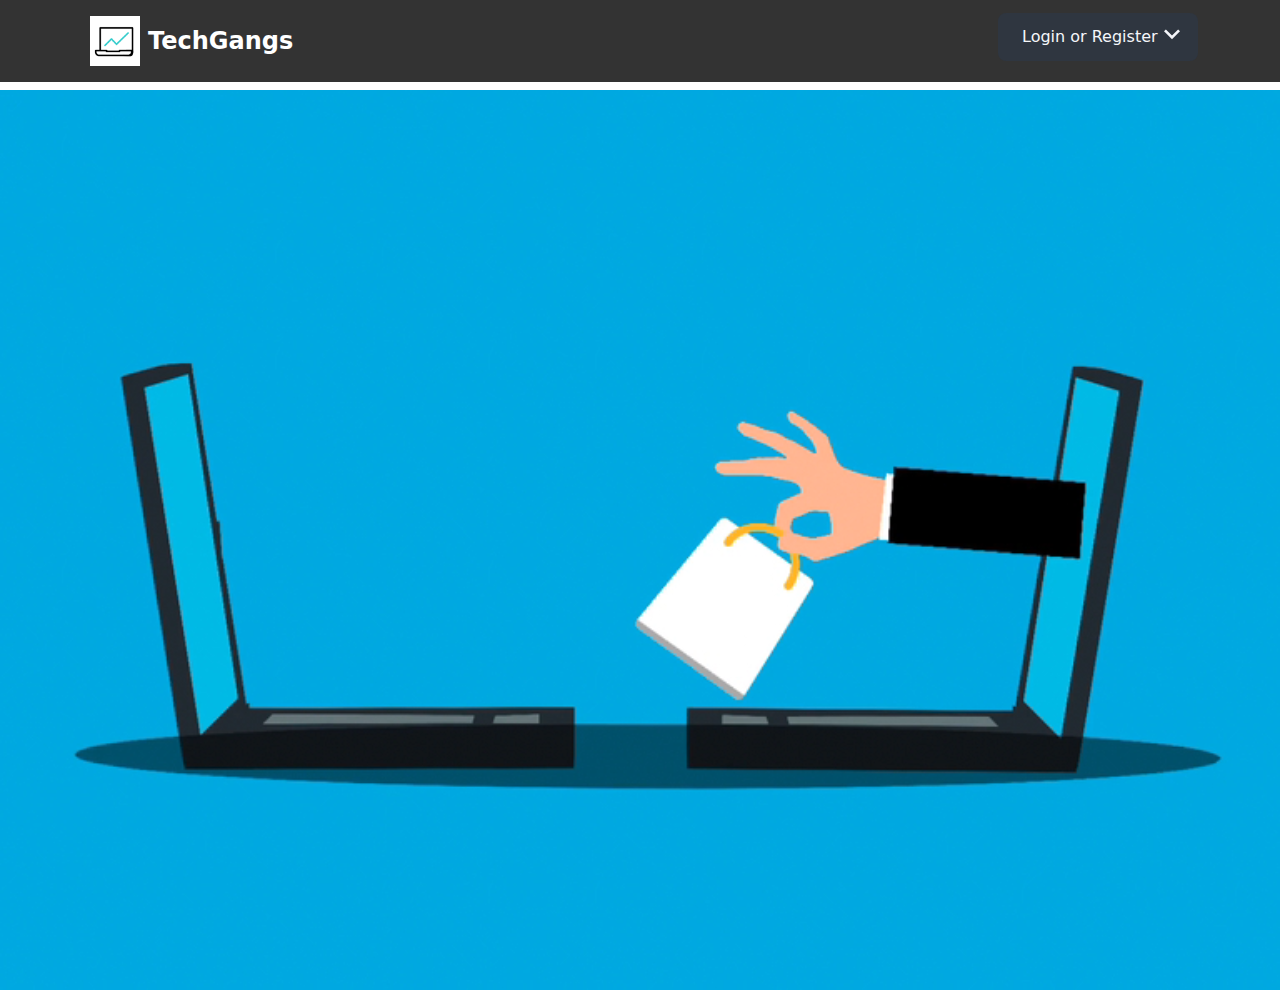
<file: index.html>
<!DOCTYPE html>
<html lang="en">

<head>
  <meta charset="UTF-8">
  <meta http-equiv="X-UA-Compatible" content="IE=edge">
  <meta name="viewport" content="width=device-width, initial-scale=1.0">
  <title>TechGangs</title>
  <link rel="stylesheet" href="	https://cdn.jsdelivr.net/npm/bootstrap@5.3.0-alpha1/dist/css/bootstrap.min.css">
  <link rel="stylesheet" href="./css/index.css">
  <link rel="stylesheet" href="./css/main.css">
  <link rel="apple-touch-icon" sizes="180x180" href="favicon/apple-touch-icon.png">
  <link rel="icon" type="image/png" sizes="32x32" href="favicon/favicon-32x32.png">
  <link rel="icon" type="image/png" sizes="16x16" href="favicon/favicon-16x16.png">
  <link rel="manifest" href="favicon/site.webmanifest">
</head>

<body>
  <header>
    <div class="container">
      <nav class="navbar">
        <div class="d-flex gap-5">
          <div class="brand-title d-flex gap-2 align-items-center">
            <a href="#"><img src="./images/laptop.gif" alt="logo"></a>
            <a class="text-white fw-bold" href="#">TechGangs</a>
          </div>
        </div>
        <div class="d-flex gap-5 align-items-center navbar-links">
          <div class="select-box">
            <div class="options-container">
              <div class="option">
                <option class="login">Login</option>
              </div>

              <div class="option">
                <option class="register">Register</option>
              </div>
            </div>

            <div class="selected">
              Login or Register
            </div>
          </div>
        </div>
      </nav>
    </div>
  </header>
  <main>
    <div class="w-100">
      <video autoplay loop muted src="./images/bgVideo.mp4"></video>
    </div>
  </main>
  <script src="https://cdn.jsdelivr.net/npm/bootstrap@5.3.0-alpha1/dist/js/bootstrap.bundle.min.js"></script>
  <script src="./js/index.js"></script>
</body>

</html>
</file>
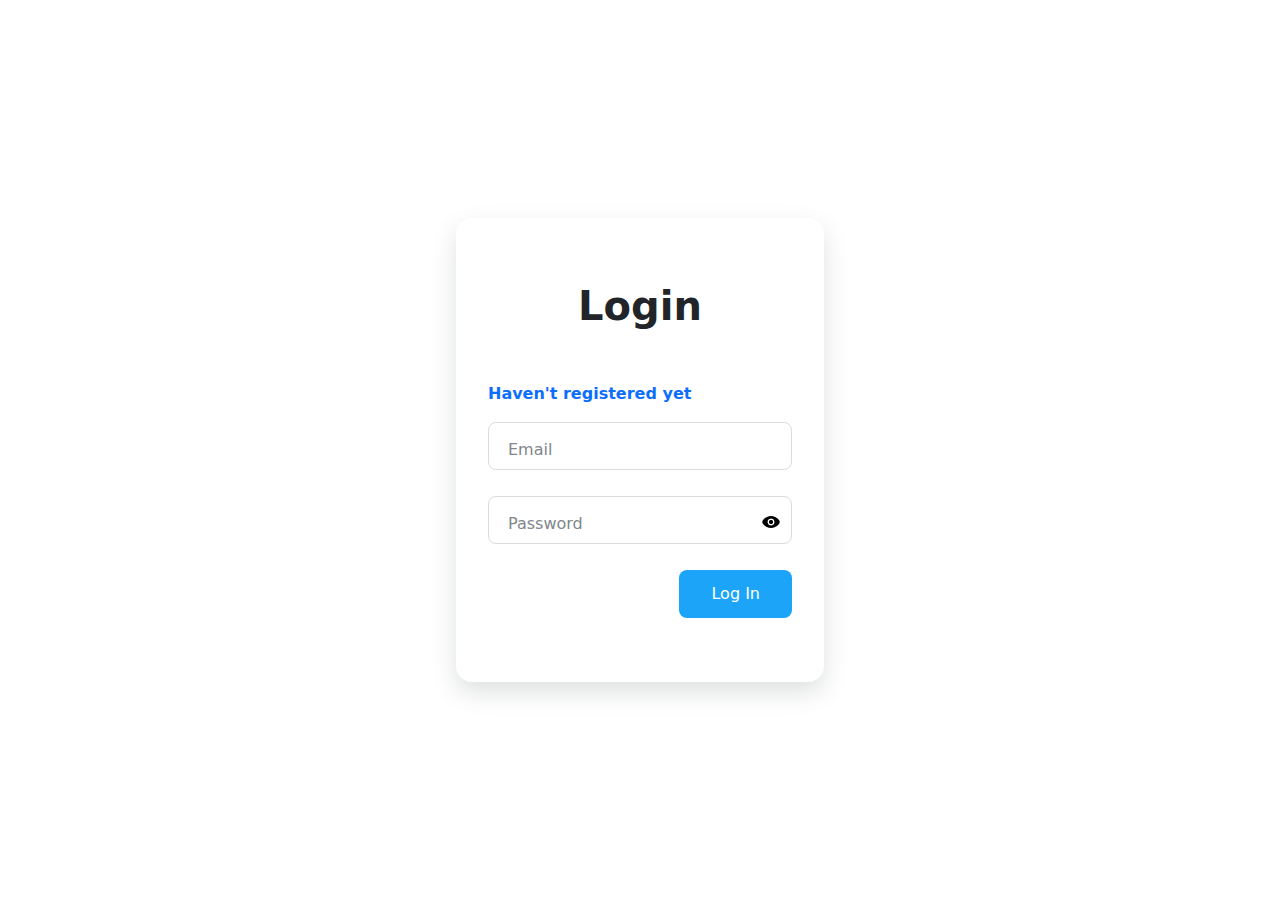
<file: admin.html>
<!DOCTYPE html>
<html lang="en">
  <head>
    <meta charset="UTF-8" />
    <meta http-equiv="X-UA-Compatible" content="IE=edge" />
    <meta name="viewport" content="width=device-width, initial-scale=1.0" />
    <title>Admin</title>
    <link
      rel="stylesheet"
      href="	https://cdn.jsdelivr.net/npm/bootstrap@5.3.0-alpha1/dist/css/bootstrap.min.css"
    />
    <link rel="stylesheet" href="./css/admin.css" />
    <link rel="stylesheet" href="./css/main.css" />
    <link rel="apple-touch-icon" sizes="180x180" href="favicon/apple-touch-icon.png">
    <link rel="icon" type="image/png" sizes="32x32" href="favicon/favicon-32x32.png">
    <link rel="icon" type="image/png" sizes="16x16" href="favicon/favicon-16x16.png">
    <link rel="manifest" href="favicon/site.webmanifest">
  </head>

  <body class="bg-primary">
    <div>
      <div class="d-flex g-5">
        <div class="col-3 bg-warning" style="height: 100vh">
          <div class="brand-title d-flex gap-2 align-items-center justify-content-center">
            <a href="#"><img src="./images/laptop.gif" alt="logo"></a>
            <a class="text-white fw-bold fs-4" href="#">TechGangs</a>
          </div>
          <ul class="list-group pt-5">
            <button
              class="list-group-item mb-2 d-flex align-items-center gap-2"
            >
              <a href="#"><img src="./images/order.png" alt="" /></a>
              <a class="text-black" href="#">Orders</a>
            </button>
            <button
              class="list-group-item mb-2 pointer align-items-center d-flex gap-2"
            >
              <a href="#"><img src="./images/category.png" alt="" /></a>
              <a class="text-black" href="#">Categories</a>
            </button>
            <button
              class="list-group-item mb-2 pointer align-items-center d-flex gap-2"
            >
              <a href="#"><img src="./images/product.png" alt="" /></a>
              <a class="text-black" href="#">Products</a>
            </button>
          </ul>
        </div>
        <div class=" col-9">
          <div class="d-flex align-items-center justify-content-between">

              <h1 class="admin p-3 text-white">Admin header</h1>
              <a href="./client.html"><button class="btn me-4 btn-success">Main</button></a>
          </div>


          <div>
              <button type="button" class="btn modalbtn btn-success ms-3 mt-2" data-bs-toggle="modal"
                  data-bs-target="#exampleModal" data-bs-whatever="@mdo">ADD PRODUCT +</button>


              <div class="modal fade" id="exampleModal" tabindex="-1" aria-labelledby="exampleModalLabel"
                  aria-hidden="true">
                  <div class="modal-dialog">
                      <div class="modal-content js-form">
                          <div class="modal-header">
                              <h1 class="modal-title fs-5" id="exampleModalLabel">Add Product</h1>
                              <button type="button" class="btn-close" data-bs-dismiss="modal"
                                  aria-label="Close"></button>
                          </div>
                          <div class="modal-body">
                              <form>
                                  <div class="mb-3">
                                      <input type="text" name="name" class="js-name form-control" placeholder="Name">
                                  </div>
                                  <div class="mb-3">
                                      <!-- <input type="text" name="desc" class="form-control js-desc"> -->
                                      <textarea  class="js-desc form-control" placeholder="Description"></textarea>
                                  </div>
                                  <div class="mb-3">
                                      <input type="file" name="img" class="js-file form-control">
                                  </div>
                                  <div class="mb-3">
                                      <input class="js-price form-control" type="number" placeholder="Price">
                                  </div>
                                  <button type="button" class="btn btn-secondary"
                                      data-bs-dismiss="modal">Close</button>
                                  <button type="submit" data-bs-dismiss="modal" class="btn btn-primary">Send
                                      message</button>
                              </form>
                          </div>
                      </div>
                  </div>
              </div>
          </div>

          <div class="d-flex js-list flex-wrap gap-3">


          </div>
          <hr>

      </div>
      </div>
    </div>
    <script src="https://cdn.jsdelivr.net/npm/bootstrap@5.3.0-alpha1/dist/js/bootstrap.bundle.min.js"></script>
    <script src="./js/main.js"></script>
    <script src="./js/admin.js"></script>
  </body>
</html>
</file>
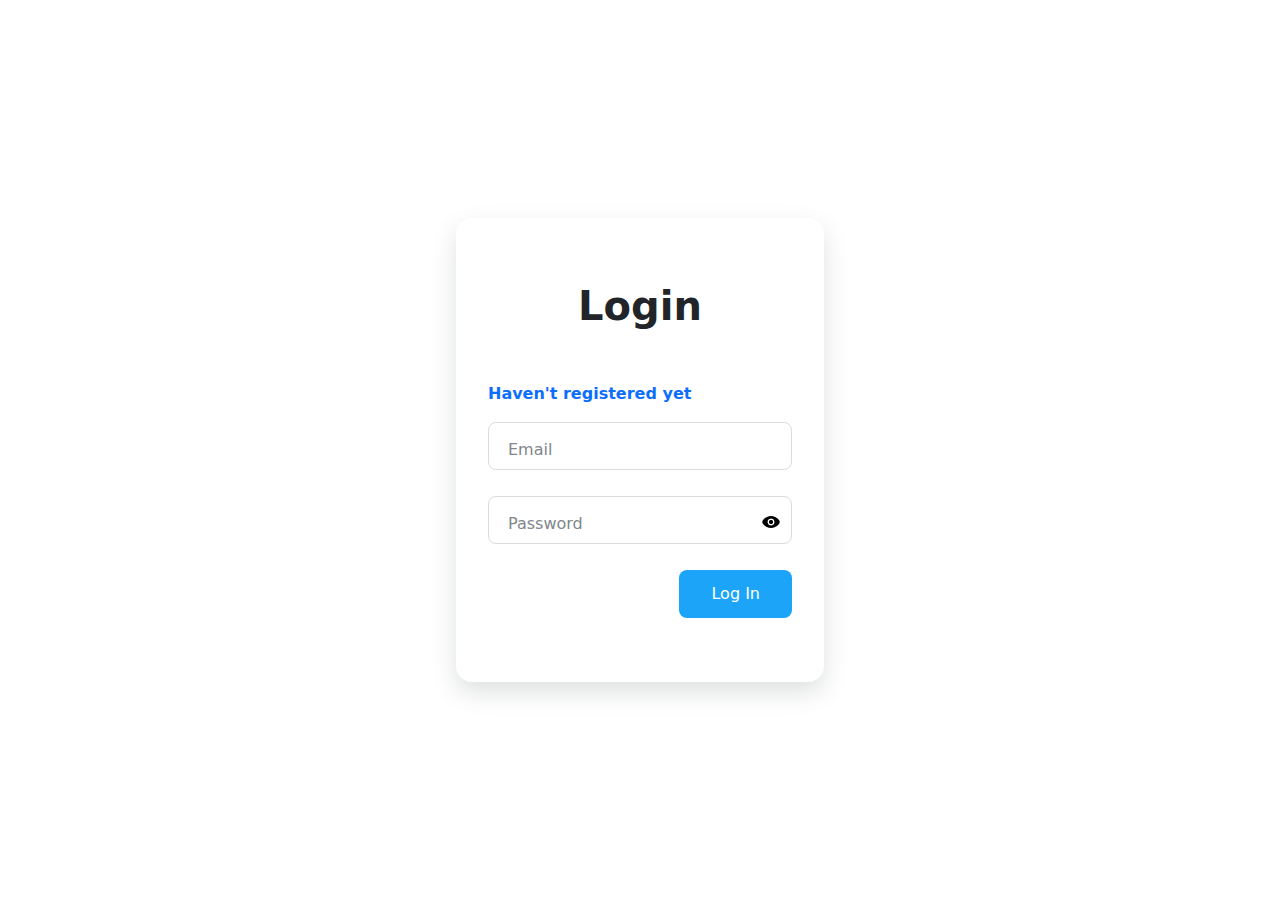
<file: client.html>
<!DOCTYPE html>
<html lang="en">
<head>
    <meta charset="UTF-8">
    <meta http-equiv="X-UA-Compatible" content="IE=edge">
    <meta name="viewport" content="width=device-width, initial-scale=1.0">
    <title>Client</title>
    <link rel="stylesheet" href="	https://cdn.jsdelivr.net/npm/bootstrap@5.3.0-alpha1/dist/css/bootstrap.min.css">
    <link rel="stylesheet" href="./css/client.css">
    <link rel="stylesheet" href="./css/main.css">
    <link rel="apple-touch-icon" sizes="180x180" href="favicon/apple-touch-icon.png">
    <link rel="icon" type="image/png" sizes="32x32" href="favicon/favicon-32x32.png">
    <link rel="icon" type="image/png" sizes="16x16" href="favicon/favicon-16x16.png">
    <link rel="manifest" href="favicon/site.webmanifest">
</head>
<body>
        <header>
          <div class="d-flex shadow justify-content-between">
            <div class="ms-3 mt-3 mb-4">
                <div class="brand-title d-flex gap-2 align-items-center justify-content-center">
                    <a href="#"><img src="./images/laptop.gif" alt="logo"></a>
                    <a class="text-white fw-bold fs-4" href="#">TechGangs</a>
                  </div>
            </div>
            <div class="me-5 my-3 d-flex align-items-center gap-2">
              <a href="./admin.html"
                ><button class="btn btn-success">Adminka</button></a
              >
              <button class="js-logOut btn btn-danger">Log Out</button>
              <button class="js-mode dark-light">
                <img src="./images/moon.svg" alt="dark-mode" />
              </button>
            </div>
          </div>
        </header>
        <div
          class="js-list d-flex justify-content-center flex-wrap ms-3 gap-3"
        ></div>
    <script src="./js/main.js"></script>
    <script src="https://cdn.jsdelivr.net/npm/bootstrap@5.3.0-alpha1/dist/js/bootstrap.bundle.min.js"></script>
    <script src="./js/client.js"></script>
</body>
</html>
</file>
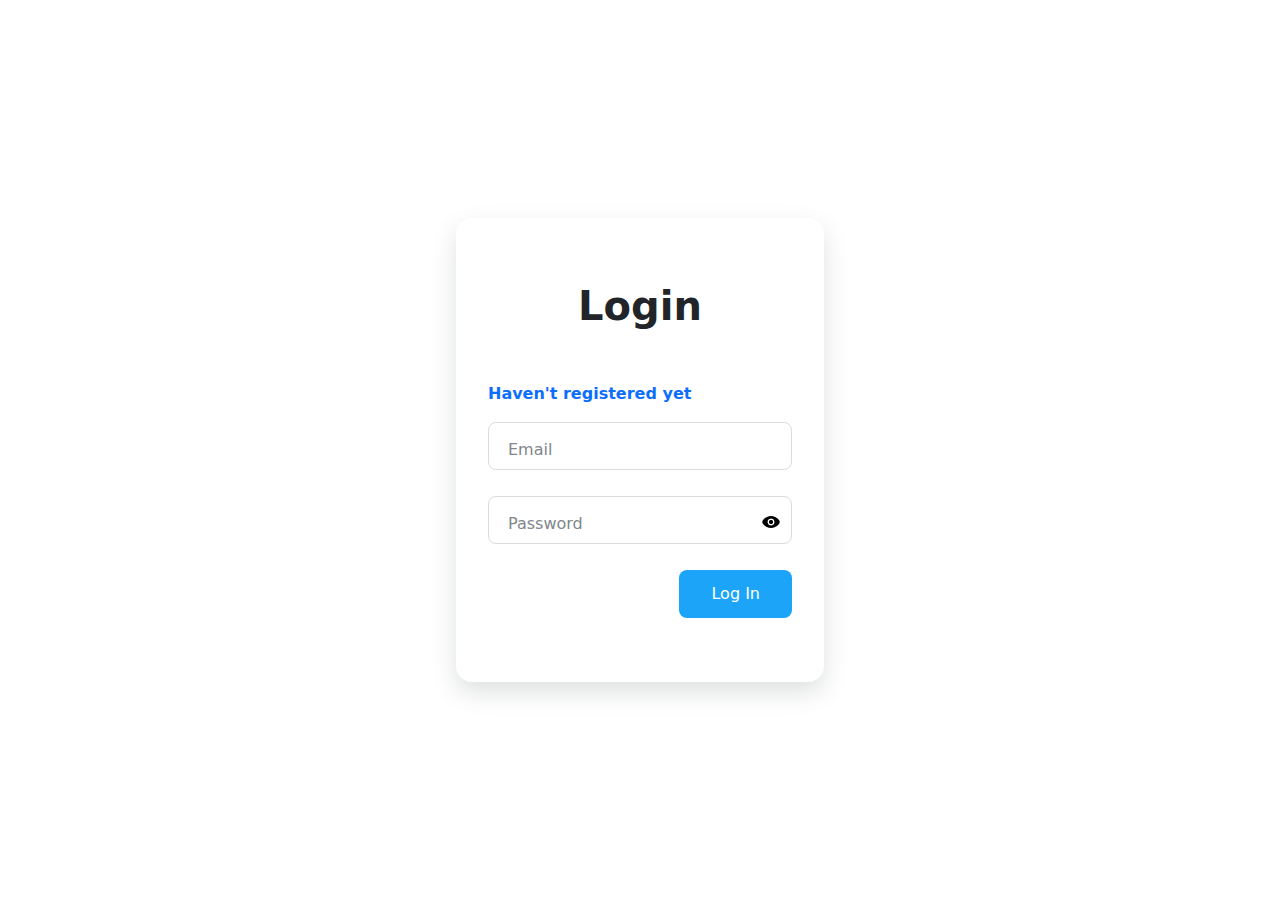
<file: login.html>
<!DOCTYPE html>
<html lang="en">

<head>
    <meta charset="UTF-8" />
    <meta http-equiv="X-UA-Compatible" content="IE=edge" />
    <meta name="viewport" content="width=device-width, initial-scale=1.0" />
    <title>Login</title>
    <link rel="stylesheet" href="	https://cdn.jsdelivr.net/npm/bootstrap@5.3.0-alpha1/dist/css/bootstrap.min.css" />
    <link rel="stylesheet" href="./css/login.css" />
    <link rel="stylesheet" href="./css/main.css" />
    <link rel="apple-touch-icon" sizes="180x180" href="favicon/apple-touch-icon.png">
    <link rel="icon" type="image/png" sizes="32x32" href="favicon/favicon-32x32.png">
    <link rel="icon" type="image/png" sizes="16x16" href="favicon/favicon-16x16.png">
    <link rel="manifest" href="favicon/site.webmanifest">
</head>

<body>
    <div class="login_form">
        <form action="" class="form">
            <h1 class="form_title fw-bold text-center">Login</h1>
            <a class="d-block pb-3  fs-9 fw-bold text-primary" href="./register.html">Haven't registered yet</a>

            <div class="form_div">
                <input type="text" class="form_input js-email" placeholder=" " />
                <label for="" class="form_label">Email</label>
            </div>

            <div class="form_div">
                    <input type="password" class="form_input js-password" placeholder=" " />
                    <label for="" class="form_label">Password</label>
                    <img class="position-absolute js-eye" src="./images/Eye.png" alt="" />
            </div>

            <input type="submit" class="form_button" value="Log In" />
        </form>
    </div>
    <script src="https://cdn.jsdelivr.net/npm/bootstrap@5.3.0-alpha1/dist/js/bootstrap.bundle.min.js"></script>
    <script src="./js/login.js"></script>
</body>

</html>
</file>
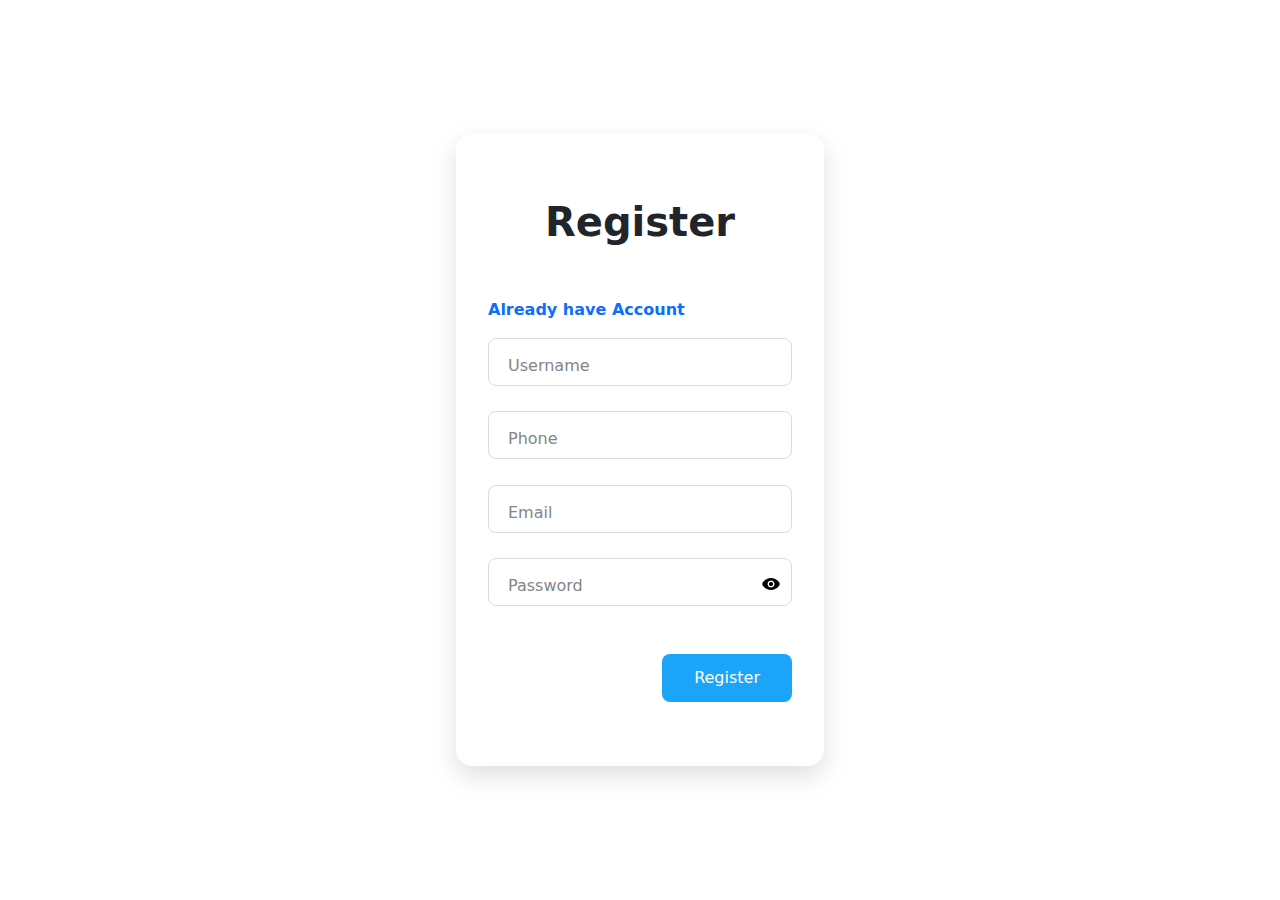
<file: register.html>
<!DOCTYPE html>
<html lang="en">

<head>
    <meta charset="UTF-8" />
    <meta http-equiv="X-UA-Compatible" content="IE=edge" />
    <meta name="viewport" content="width=device-width, initial-scale=1.0" />
    <title>Register</title>
    <link rel="stylesheet" href="	https://cdn.jsdelivr.net/npm/bootstrap@5.3.0-alpha1/dist/css/bootstrap.min.css" />
    <link rel="stylesheet" href="./css/register.css" />
    <link rel="stylesheet" href="./css/main.css" />
    <link rel="apple-touch-icon" sizes="180x180" href="favicon/apple-touch-icon.png">
    <link rel="icon" type="image/png" sizes="32x32" href="favicon/favicon-32x32.png">
    <link rel="icon" type="image/png" sizes="16x16" href="favicon/favicon-16x16.png">
    <link rel="manifest" href="favicon/site.webmanifest">
</head>

<body>
    <div class="login_form">
        <form action="" class="form">
            <h1 class="form_title fw-bold text-center">Register</h1>
            <a class="d-block pb-3  fs-9 fw-bold text-primary" href="./login.html">Already have Account</a>
            <div style="position: relative;">
                <div class="form_div">
                    <input type="text" class="form_input js-username" placeholder=" " />
                    <label for="" class="form_label ">Username</label>
                </div>
                <span class="js-name-check" style="position: absolute; top: 55px; left: 10px;"></span>
            </div>
            <div style="position: relative;">
                <div class="form_div">
                    <input type="text" class="form_input js-phone" placeholder=" " />
                    <label for="" class="form_label ">Phone</label>
                </div>
                <span class="js-phone-check" style="position: absolute; top: 55px; left: 10px;"></span>
            </div>

            <div style="position: relative;">
                <div class="form_div">
                    <input type="text" class="form_input js-email" placeholder=" " />
                    <label for="" class="form_label">Email</label>
                </div>
                <span class="js-email-check" style="position: absolute; top: 55px; left: 10px;"></span>
            </div>

            <div style="position: relative;">
                <div class="form_div">
                    <input maxlength="15" type="password" class="form_input js-password" placeholder=" " />
                    <label for="" class="form_label">Password</label>
                    <img class="position-absolute js-eye" src="./images/Eye.png" alt="" />
                </div>
                <span class="js-password-strength" style="position: absolute; top: 55px; left: 10px;"></span>
            </div>

            <input type="submit" class="form_button mt-5 send" value="Register" />
        </form>
    </div>
    <script src="https://cdn.jsdelivr.net/npm/bootstrap@5.3.0-alpha1/dist/js/bootstrap.bundle.min.js"></script>
    <script src="./js/register.js"></script>
</body>

</html>
</file>
<file: css/index.css>
header {
  background-color: #333;
  display: flex;
  position: relative;
  align-items: center;
  color: white;
}

.navbar {
  display: flex;
  position: relative;
  justify-content: space-between;
  align-items: center;
  color: white;
}

.brand-title {
  font-size: 1.5rem;
  margin: 0.5rem;
}

.navbar-links {
  height: 100%;
}

.select-box {
  display: flex;
  width: 200px;
  flex-direction: column;
  position: relative;
}

.select-box .options-container {
  background: #2f3640;
  color: #f5f6fa;
  max-height: 0;
  width: 100%;
  opacity: 0;
  transition: all 0.4s;
  border-radius: 8px;
  overflow: hidden;
  order: 1;
}

.selected {
  background: #2f3640;
  border-radius: 8px;
  margin-bottom: 8px;
  color: #f5f6fa;
  position: relative;
  order: 0;
  display: flex;
  align-items: center;
}

.selected::after {
  content: "";
  background: url("../../images/arrow-down.svg");
  background-size: contain;
  background-repeat: no-repeat;
  position: absolute;
  height: 100%;
  width: 32px;
  right: 10px;
  top: 5px;
  transition: all 0.4s;
}

.select-box .options-container.active {
  max-height: 240px;
  opacity: 1;
}

.select-box .options-container.active + .selected::after {
  transform: rotateX(180deg);
  top: -6px;
}

.select-box .options-container::-webkit-scrollbar {
  width: 8px;
  background: #0d141f;
  border-radius: 0 8px 8px 0;
}

.select-box .options-container::-webkit-scrollbar-thumb {
  background: #525861;
  border-radius: 0 8px 8px 0;
}

.select-box .option,
.selected {
  padding: 12px 24px;
  cursor: pointer;
}

.select-box .option:hover {
  background: #414b57;
}

.select-box label {
  cursor: pointer;
}

.brand-title img {
  width: 50px;
  height: 50px;
}

main video {
  z-index: -1;
  position: absolute;
  width: auto;
  height: auto;
  min-width: 100%;
  min-height: 100%;
  top: 60%;
  left: 50%;
  transform: translate(-50%, -50%);
}/*# sourceMappingURL=index.css.map */
</file>
<file: css/main.css>
* {
  box-sizing: border-box;
  margin: 0;
  padding: 0;
}

a {
  text-decoration: none;
}

body {
  transition: all ease-in-out 0.5s;
}

.dark-light {
  width: 58px;
  height: 58px;
  border-radius: 50%;
  background: #dadada;
  border: none;
  cursor: pointer;
  transition: 1s;
  display: flex;
  align-items: center;
  justify-content: center;
}
.dark-light:hover img {
  filter: invert(0%) sepia(1%) saturate(3%) hue-rotate(357deg) brightness(11%) contrast(100%);
  transition: 0.5s;
}
.dark-light:active {
  background: #5267ee !important;
}
.dark-light:active img {
  filter: invert(100%) sepia(79%) saturate(2%) hue-rotate(131deg) brightness(127%) contrast(100%);
  fill: #fff;
  transition: 0.5s;
}

.btn img {
  content: url(../images/sun.svg) !important;
  filter: invert(0%) sepia(1%) saturate(3%) hue-rotate(357deg) brightness(11%) contrast(100%) !important;
}

.btn {
  transition: 0.5s;
}
.btn:hover img {
  filter: invert(0%) sepia(1%) saturate(3%) hue-rotate(357deg) brightness(151%) contrast(100%) !important;
}
.btn:active {
  background: #ec9f1a !important;
}

.dark {
  background-color: rgba(38, 38, 38, 0.8);
}/*# sourceMappingURL=main.css.map */
</file>
<file: css/admin.css>
.list-group img {
  width: 25px;
  height: 25px;
}

#modal {
  font-size: 20px;
}

.login_form {
  display: flex;
  justify-content: center;
  align-items: center;
}

.form {
  width: 100%;
  padding: 0 2em;
  border-radius: 1em;
  box-shadow: 0 10px 25px rgba(90, 100, 100, 0.2);
}

.form_title {
  font-weight: 300;
  margin-bottom: 1.3em;
}

.form_div {
  position: relative;
  height: 3em;
  margin-bottom: 1.6em;
}

.form_input {
  position: absolute;
  top: 0;
  left: 0;
  width: 100%;
  height: 100%;
  font-size: 1em;
  border: 0.1em solid #dadce0;
  border-radius: 0.5em;
  outline: none;
  padding: 1em;
  z-index: 1;
  background: none;
}

.form_label {
  position: absolute;
  left: 1em;
  top: 1em;
  padding: 0 0.25em;
  background-color: #fff;
  color: #80868b;
  font-size: 1em;
  transition: 0.4s;
}

.form_button {
  display: block;
  margin-left: auto;
  padding: 0.75em 2em;
  outline: none;
  border: none;
  background-color: rgb(28, 164, 248);
  color: #fff;
  font-size: 1em;
  border-radius: 0.5em;
  cursor: pointer;
  transition: 0.4s;
}

.form_button:hover {
  box-shadow: 0 10px 30px rgba(0, 0, 0, 0.2);
}

.form_input:focus + .form_label {
  top: -0.5em;
  left: 0.8em;
  color: rgb(28, 164, 248);
  font-size: 0.8em;
  font-weight: 600;
  z-index: 5;
}

.form_input:not(:-moz-placeholder-shown).form_input:not(:focus) + .form_label {
  top: -0.5em;
  left: 0.8em;
  font-size: 0.8em;
  font-weight: 600;
  z-index: 5;
}

.form_input:not(:-ms-input-placeholder).form_input:not(:focus) + .form_label {
  top: -0.5em;
  left: 0.8em;
  font-size: 0.8em;
  font-weight: 600;
  z-index: 5;
}

.form_input:not(:placeholder-shown).form_input:not(:focus) + .form_label {
  top: -0.5em;
  left: 0.8em;
  font-size: 0.8em;
  font-weight: 600;
  z-index: 5;
}

.form_input:focus {
  border: 0.1em solid rgb(28, 164, 248);
}

.select-box {
  display: flex;
  flex-direction: column;
  position: relative;
}

.select-box .options-container {
  background: #dfdddd;
  color: #f5f6fa;
  max-height: 0;
  width: 100%;
  opacity: 0;
  transition: all 0.4s;
  border-radius: 8px;
  overflow: hidden;
  order: 1;
}

.selected {
  border: 1px solid #dadce0;
  border-radius: 8px;
  margin-bottom: 8px;
  color: #f5f6fa;
  position: relative;
  order: 0;
  display: flex;
  align-items: center;
}

.selected::after {
  content: "";
  background: url("../../images/arrow-down.svg");
  background-size: contain;
  background-repeat: no-repeat;
  filter: invert(0%) sepia(14%) saturate(7407%) hue-rotate(247deg) brightness(54%) contrast(97%);
  position: absolute;
  height: 100%;
  width: 32px;
  right: 10px;
  top: 5px;
  transition: all 0.4s;
}

.select-box .options-container.active {
  max-height: 240px;
  opacity: 1;
}

.select-box .options-container.active + .selected::after {
  transform: rotateX(180deg);
  top: -6px;
}

.select-box .option,
.selected {
  padding: 12px 24px;
  cursor: pointer;
}

.select-box .option:hover {
  background: #a4a4a4;
}

.select-box label {
  cursor: pointer;
}

.brand-title img {
  width: 50px;
  height: 50px;
}/*# sourceMappingURL=admin.css.map */
</file>
<file: css/client.css>
.brand-title img {
  width: 50px;
  height: 50px;
}/*# sourceMappingURL=client.css.map */
</file>
<file: css/login.css>
.login_form {
  display: flex;
  justify-content: center;
  align-items: center;
  height: 100vh;
}

.form {
  width: 23em;
  padding: 4em 2em;
  border-radius: 1em;
  box-shadow: 0 10px 25px rgba(90, 100, 100, 0.2);
}

.form_title {
  font-weight: 300;
  margin-bottom: 1.3em;
}

.form_div {
  position: relative;
  height: 3em;
  margin-bottom: 1.6em;
}

.form_input {
  position: absolute;
  top: 0;
  left: 0;
  width: 100%;
  height: 100%;
  font-size: 1em;
  border: 0.1em solid #dadce0;
  border-radius: 0.5em;
  outline: none;
  padding: 1em;
  z-index: 1;
  background: none;
}

.form_label {
  position: absolute;
  left: 1em;
  top: 1em;
  padding: 0 0.25em;
  background-color: #fff;
  color: #80868b;
  font-size: 1em;
  transition: 0.4s;
}

.form_button {
  display: block;
  margin-left: auto;
  padding: 0.75em 2em;
  outline: none;
  border: none;
  background-color: rgb(28, 164, 248);
  color: #fff;
  font-size: 1em;
  border-radius: 0.5em;
  cursor: pointer;
  transition: 0.4s;
}

.form_button:hover {
  box-shadow: 0 10px 30px rgba(0, 0, 0, 0.2);
}

.form_input:focus + .form_label {
  top: -0.5em;
  left: 0.8em;
  color: rgb(28, 164, 248);
  font-size: 0.8em;
  font-weight: 600;
  z-index: 5;
}

.form_input:not(:-moz-placeholder-shown).form_input:not(:focus) + .form_label {
  top: -0.5em;
  left: 0.8em;
  font-size: 0.8em;
  font-weight: 600;
  z-index: 5;
}

.form_input:not(:-ms-input-placeholder).form_input:not(:focus) + .form_label {
  top: -0.5em;
  left: 0.8em;
  font-size: 0.8em;
  font-weight: 600;
  z-index: 5;
}

.form_input:not(:placeholder-shown).form_input:not(:focus) + .form_label {
  top: -0.5em;
  left: 0.8em;
  font-size: 0.8em;
  font-weight: 600;
  z-index: 5;
}

.form_input:focus {
  border: 0.1em solid rgb(28, 164, 248);
}

.js-eye {
  position: absolute;
  top: 15px;
  right: 10px;
  cursor: pointer;
  z-index: 9;
}/*# sourceMappingURL=login.css.map */
</file>
<file: css/register.css>
.login_form {
  display: flex;
  justify-content: center;
  align-items: center;
  height: 100vh;
}

.form {
  width: 23em;
  padding: 4em 2em;
  border-radius: 1em;
  box-shadow: 0 10px 25px rgba(90, 100, 100, 0.2);
}

.form_title {
  font-weight: 300;
  margin-bottom: 1.3em;
}

.form_div {
  position: relative;
  height: 3em;
  margin-bottom: 1.6em;
}

.form_input {
  position: absolute;
  top: 0;
  left: 0;
  width: 100%;
  height: 100%;
  font-size: 1em;
  border: 0.1em solid #dadce0;
  border-radius: 0.5em;
  outline: none;
  padding: 1em;
  z-index: 1;
  background: none;
}

.form_label {
  position: absolute;
  left: 1em;
  top: 1em;
  padding: 0 0.25em;
  background-color: #fff;
  color: #80868b;
  font-size: 1em;
  transition: 0.4s;
}

.form_button {
  display: block;
  margin-left: auto;
  padding: 0.75em 2em;
  outline: none;
  border: none;
  background-color: rgb(28, 164, 248);
  color: #fff;
  font-size: 1em;
  border-radius: 0.5em;
  cursor: pointer;
  transition: 0.4s;
}

.form_button:hover {
  box-shadow: 0 10px 30px rgba(0, 0, 0, 0.2);
}

.form_input:focus + .form_label {
  top: -0.5em;
  left: 0.8em;
  color: rgb(28, 164, 248);
  font-size: 0.8em;
  font-weight: 600;
  z-index: 5;
}

.form_input:not(:-moz-placeholder-shown).form_input:not(:focus) + .form_label {
  top: -0.5em;
  left: 0.8em;
  font-size: 0.8em;
  font-weight: 600;
  z-index: 5;
}

.form_input:not(:-ms-input-placeholder).form_input:not(:focus) + .form_label {
  top: -0.5em;
  left: 0.8em;
  font-size: 0.8em;
  font-weight: 600;
  z-index: 5;
}

.form_input:not(:placeholder-shown).form_input:not(:focus) + .form_label {
  top: -0.5em;
  left: 0.8em;
  font-size: 0.8em;
  font-weight: 600;
  z-index: 5;
}

.form_input:focus {
  border: 0.1em solid rgb(28, 164, 248);
}

.js-eye {
  position: absolute;
  top: 15px;
  right: 10px;
  cursor: pointer;
  z-index: 9;
}/*# sourceMappingURL=register.css.map */
</file>
